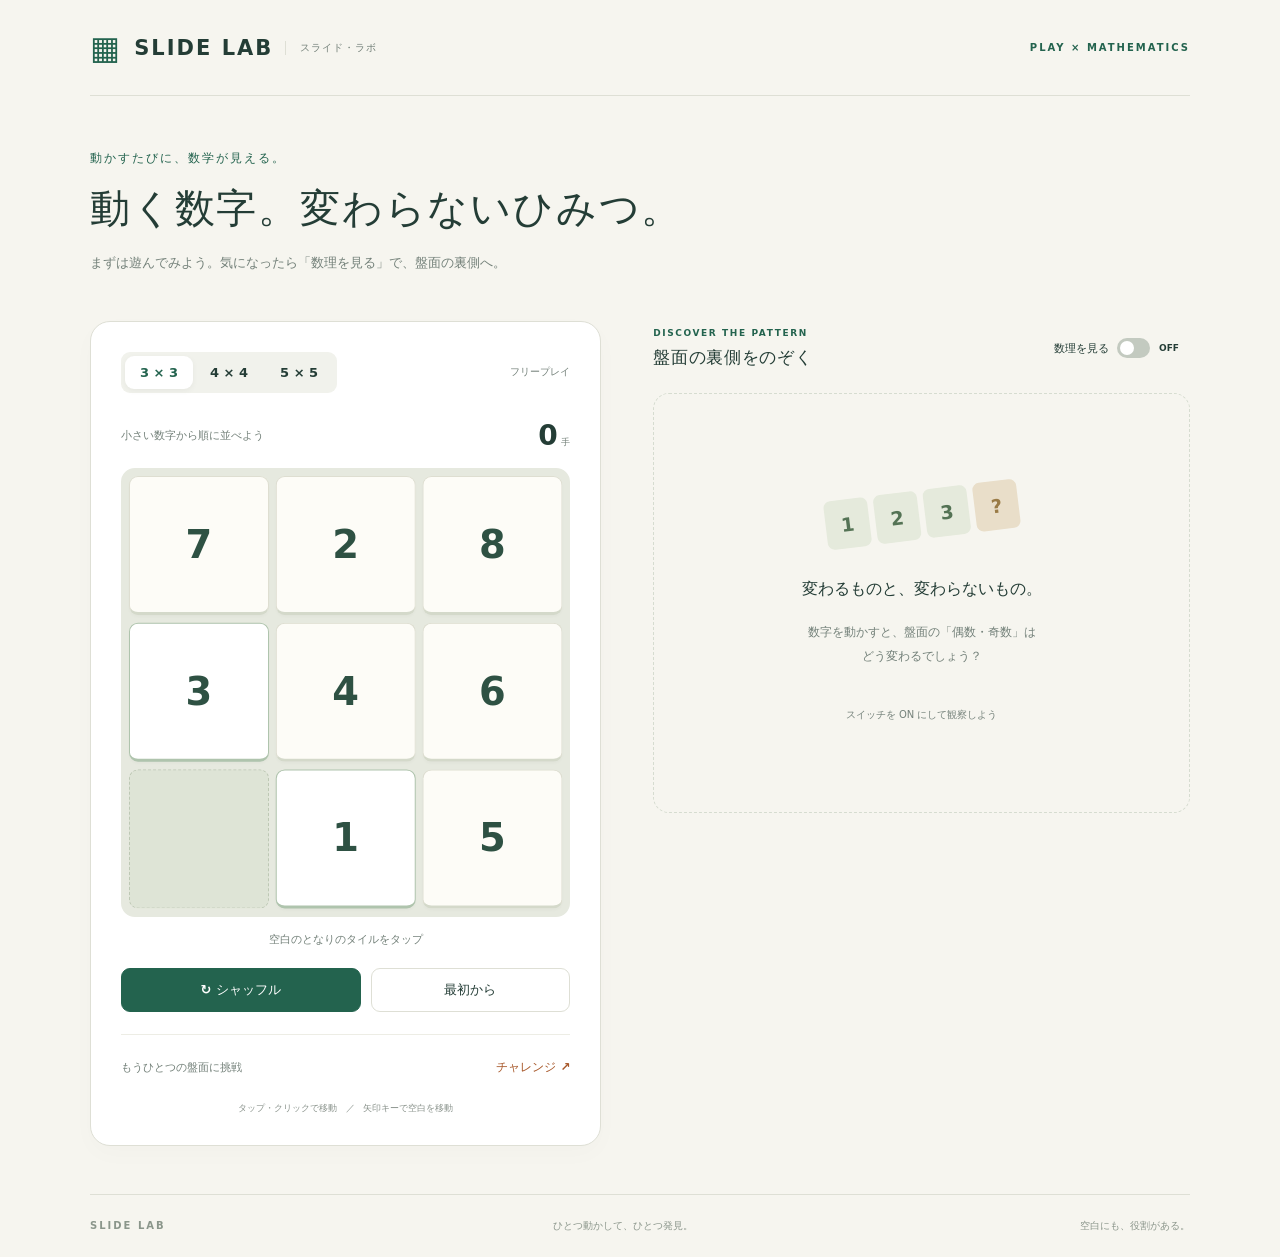
<file: index.html>
<!doctype html>
<html lang="ja">
<head>
  <meta charset="utf-8">
  <meta name="viewport" content="width=device-width, initial-scale=1">
  <meta name="theme-color" content="#f6f5ef">
  <title>SLIDE LAB — 動かして、見つける不変量</title>
  <link rel="stylesheet" href="style.css">
  <script type="module" src="app.mjs"></script>
</head>
<body>
  <main>
    <header class="masthead"><a class="brand" href="./"><span class="brand-icon">▦</span> SLIDE LAB<span class="brand-sub">スライド・ラボ</span></a><span class="edition">PLAY × MATHEMATICS</span></header>
    <section class="intro"><p class="eyebrow">動かすたびに、数学が見える。</p><h1>動く数字。<br class="mobile-break">変わらないひみつ。</h1><p>まずは遊んでみよう。気になったら「数理を見る」で、盤面の裏側へ。</p></section>
    <div class="workspace" id="workspace">
      <section class="game-panel" aria-label="スライドパズル">
        <div class="game-top"><div class="size-select" role="group" aria-label="盤面サイズ"><button data-size="3" aria-pressed="true">3 × 3</button><button data-size="4" aria-pressed="false">4 × 4</button><button data-size="5" aria-pressed="false">5 × 5</button></div><span class="mode-label" id="mode-label">フリープレイ</span></div>
        <div class="board-meta"><span>小さい数字から順に並べよう</span><span><strong id="moves">0</strong> <small>手</small></span></div>
        <div class="board" id="board" role="group" aria-label="パズル盤面"></div>
        <div class="status" id="status" role="status" aria-live="polite" aria-atomic="true"><strong id="clear-title" hidden>CLEAR!</strong><span id="status-message">空白のとなりのタイルをタップ</span></div>
        <div class="actions"><button class="primary" id="shuffle">↻ シャッフル</button><button id="restart">最初から</button></div>
        <div class="challenge-row"><span>もうひとつの盤面に挑戦</span><button id="challenge">チャレンジ <span aria-hidden="true">↗</span></button></div>
        <p class="input-hint">タップ・クリックで移動 <span>／</span> 矢印キーで空白を移動</p>
      </section>
      <section class="math-area" aria-label="盤面の数理">
        <div class="math-toggle-row"><div><p class="eyebrow">DISCOVER THE PATTERN</p><h2>盤面の裏側をのぞく</h2></div><button id="math-toggle" class="toggle" aria-pressed="false" aria-controls="math-content"><span>数理を見る</span><span class="switch" aria-hidden="true"></span><span id="toggle-state">OFF</span></button></div>
        <div id="math-placeholder" class="placeholder"><div class="pattern" aria-hidden="true"><span>1</span><span>2</span><span>3</span><span>?</span></div><h3>変わるものと、変わらないもの。</h3><p>数字を動かすと、盤面の「偶数・奇数」は<br>どう変わるでしょう？</p><p class="placeholder-note">スイッチを ON にして観察しよう</p></div>
        <div id="math-content" hidden>
          <div class="math-note">空白を <strong id="blank-value">9</strong> 番のタイルと考えます。<br>左上から行ごとに読むと、次の置換になります。</div>
          <div id="permutation" class="permutation" aria-label="空白を含む置換"></div>
          <div class="metrics">
            <article class="metric"><div class="metric-title"><span>01</span> 転倒数 <i>I</i></div><div class="metric-value"><strong id="inversions">0</strong><span id="inversions-parity"></span></div><p>左にある数 ＞ 右にある数、となるペアの数</p><div class="transition" id="inversions-change">1手動かして変化を観察</div></article>
            <article class="metric"><div class="metric-title"><span>02</span> 空白の位置 <i>(r, c)</i></div><div class="metric-value"><strong id="position">(3, 3)</strong><span id="position-parity"></span></div><p>左上は (1, 1) · <span id="position-sum">r + c = 6</span></p><div class="transition" id="position-change">行 + 列の偶奇に注目</div></article>
          </div>
          <article class="invariant"><div class="invariant-top"><div><p class="eyebrow">INVARIANT / 不変量</p><h3>P = (I + r + c) mod 2</h3></div><span id="current-parity"></span></div><p id="total-equation"></p><div id="invariant-change" class="invariant-change">動かしても、この偶奇は変わりません。</div></article>
          <div class="goal-compare"><div><span>ゴールの P</span><strong id="goal-parity"></strong></div><span class="compare-sign" id="compare-sign">＝</span><div><span>現在の P</span><strong id="compare-current"></strong></div></div>
          <p id="comparison-note" class="comparison-note"></p>
          <details id="history"><summary>履歴を見る <span>最近の12状態</span></summary><div class="table-scroll"><table><thead><tr><th>手数</th><th>転倒数 I</th><th>空白 (r,c)</th><th>r+c</th><th>I+r+c</th><th>パリティ</th></tr></thead><tbody id="history-body"></tbody></table></div><p class="history-note">下ほど新しい状態です。最後の列を見比べよう。</p></details>
          <details class="explanation"><summary>なぜ変わらない？ <span>3 × 3・4 × 4・5 × 5 共通</span></summary><div class="explanation-body"><p>空白も n² 番のタイルと考えると、1回の合法手は<strong>空白と隣接タイルの1回の交換</strong>です。置換の偶奇、つまり転倒数 I の偶奇は必ず反転します。</p><p>同時に、空白は上下左右に1マス移動するため、<strong>r + c の偶奇も必ず反転</strong>します。</p><div class="proof">偶 + 偶 ↔ 奇 + 奇 → 和はずっと偶数<br>偶 + 奇 ↔ 奇 + 偶 → 和はずっと奇数</div><p>2つが一緒に反転するので、<strong>(I + r + c) mod 2 は不変</strong>です。盤面の大きさに関係なく成り立ちます。</p><p>ゴールでは I = 0、r + c = 2n なので P = 0（偶数）。ゴールと P が違う盤面は、合法手だけではゴールにたどり着けません。</p><p class="history-note">mod 2 は「2で割った余り」。0 が偶数、1 が奇数を表します。</p></div></details>
        </div>
      </section>
    </div>
    <footer><span>SLIDE LAB</span><p>ひとつ動かして、ひとつ発見。</p><span>空白にも、役割がある。</span></footer>
  </main>
</body>
</html>
</file>
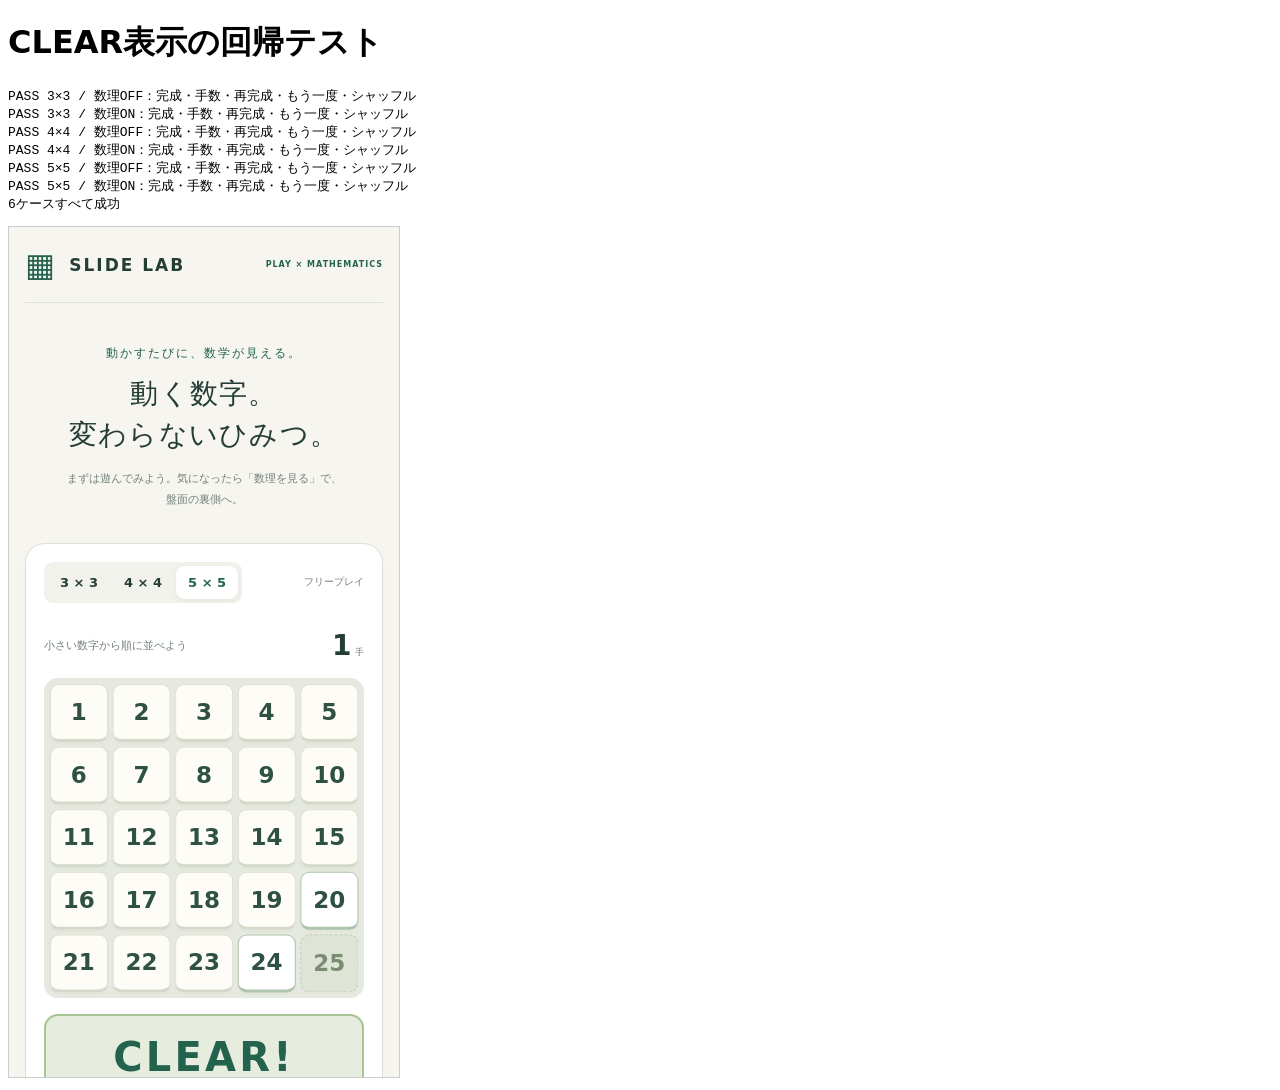
<file: tests/clear.html>
<!doctype html>
<html lang="ja">
<meta charset="utf-8">
<title>CLEAR表示の回帰テスト</title>
<style>body{font-family:system-ui}iframe{width:390px;height:850px;border:1px solid #ccc}pre{white-space:pre-wrap}</style>
<h1>CLEAR表示の回帰テスト</h1>
<pre id="results">実行中…</pre>
<iframe title="実際のアプリで完成表示を検証"></iframe>
<script type="module">
  const output = document.querySelector('#results');
  const frame = document.querySelector('iframe');
  const base = new URL('../', location.href);
  const assert = (condition, message) => { if (!condition) throw new Error(message); };
  try {
    const html = await (await fetch(new URL('index.html', base))).text();
    const imports = { [new URL('logic.mjs', base).href]: new URL('tests/clear-fixture.mjs', base).href };
    const loaded = new Promise(resolve => frame.addEventListener('load', resolve, { once: true }));
    // Execute the unchanged application with a deterministic starting board.
    frame.srcdoc = html.replace('<head>', `<head><base href="${base}"><script type="importmap">${JSON.stringify({ imports })}<\/script>`);
    await loaded;
    const doc = frame.contentDocument;
    const $ = id => doc.getElementById(id);
    const results = [];
    for (const n of [3, 4, 5]) {
      for (const mathOn of [false, true]) {
        doc.querySelector(`[data-size="${n}"]`).click();
        if (($('math-toggle').getAttribute('aria-pressed') === 'true') !== mathOn) $('math-toggle').click();
        assert($('clear-title').hidden, '未完成でCLEARを表示しない');
        assert($('moves').textContent === '0', '開始時は0手');
        $('tile-1').click();
        assert($('moves').textContent === '0', '無効な移動は数えない');
        $(`tile-${n * n - 1}`).click();
        assert(!$('clear-title').hidden && $('status').classList.contains('clear'), '完成直後にCLEARを表示');
        assert($('clear-title').textContent === 'CLEAR!', 'CLEARの文言');
        assert($('status-message').textContent === 'おめでとう！ 1手で完成しました', '完成手数を表示');
        assert($('restart').textContent === 'もう一度', '再プレイを案内');
        assert(parseFloat(frame.contentWindow.getComputedStyle($('clear-title')).fontSize) >= 40, 'CLEARは40px以上');
        if (mathOn) {
          assert($('inversions').textContent === '0', 'ゴールの転倒数は0');
          assert($('position').textContent === `(${n}, ${n})`, '空白は右下');
          assert($('current-parity').textContent === '偶数', 'ゴールの不変量は偶数');
        }
        // Moving away hides the banner, and completing again updates the count.
        $(`tile-${n * n - 1}`).click();
        assert($('clear-title').hidden, '完成形から移動するとCLEARを消す');
        $(`tile-${n * n - 1}`).click();
        assert($('status-message').textContent.includes('3手'), '再完成時の手数を更新');
        $('restart').click();
        assert($('clear-title').hidden && $('moves').textContent === '0', 'もう一度で初期状態に戻す');
        $(`tile-${n * n - 1}`).click();
        $('shuffle').click();
        assert($('clear-title').hidden && $('moves').textContent === '0', 'シャッフルで再プレイ');
        results.push(`PASS ${n}×${n} / 数理${mathOn ? 'ON' : 'OFF'}：完成・手数・再完成・もう一度・シャッフル`);
      }
    }
    // Leave a completed 5×5 visible for visual inspection.
    $('tile-24').click();
    output.textContent = results.join('\n') + '\n6ケースすべて成功';
  } catch (error) {
    output.textContent = `FAIL: ${error.stack}`;
    throw error;
  }
</script>
</html>
</file>
<file: style.css>
:root {
  font-family:Inter,"Hiragino Kaku Gothic ProN","Noto Sans JP",system-ui,sans-serif;
  color:#243d36;
  background:#f6f5ef;
  font-synthesis:none;
  --green:#23634e;
  --muted:#738079;
  --line:#dedfd5;
  --orange:#a75729;
}
* {
  box-sizing:border-box;
}
body {
  margin:0;
}
button,a,summary {
  -webkit-tap-highlight-color:transparent;
}
button {
  font:inherit;
  cursor:pointer;
  color:inherit;
  border:1px solid var(--line);
  border-radius:9px;
  background:#fff;
  padding:12px 18px;
  touch-action:manipulation;
}
button:hover {
  background:#edf2e9;
}
button:focus-visible,a:focus-visible,summary:focus-visible {
  outline:3px solid #d88041;
  outline-offset:4px;
}
main {
  max-width:1180px;
  margin:auto;
  padding:0 40px;
}
.masthead {
  height:96px;
  display:flex;
  align-items:center;
  justify-content:space-between;
  border-bottom:1px solid var(--line);
}
.brand {
  text-decoration:none;
  color:inherit;
  font-weight:850;
  letter-spacing:2px;
  font-size:21px;
  display:flex;
  align-items:center;
  gap:12px;
}
.brand-icon {
  font-size:32px;
  color:var(--green);
}
.brand-sub {
  font-size:10px;
  letter-spacing:1px;
  color:var(--muted);
  font-weight:500;
  border-left:1px solid var(--line);
  padding-left:14px;
}
.edition,.eyebrow {
  font-size:10px;
  letter-spacing:2px;
  font-weight:700;
  color:var(--green);
}
.intro {
  padding:42px 0 32px;
}
.intro .eyebrow {
  letter-spacing:2px;
  font-size:12px;
}
.intro h1 {
  font-size:clamp(27px,3.4vw,40px);
  letter-spacing:.045em;
  margin:10px 0 14px;
  line-height:1.45;
}
.intro>p:last-child {
  font-size:13px;
  color:var(--muted);
  line-height:1.9;
}
.mobile-break {
  display:none;
}
.workspace {
  display:grid;
  grid-template-columns: minmax(0,1fr) minmax(0,1.05fr);
  gap:40px;
  align-items:start;
}
.game-panel {
  background:#fff;
  border:1px solid var(--line);
  border-radius:20px;
  padding:26px;
  box-shadow:0 8px 24px #29413305;
}
.game-top {
  display:flex;
  align-items:center;
  justify-content:space-between;
  gap:8px;
}
.size-select {
  display:flex;
  background:#f1f2ec;
  border-radius:9px;
  padding:4px;
  gap:2px;
}
.size-select button {
  border:0;
  background:transparent;
  padding:9px 15px;
  font-size:13px;
  font-weight:700;
}
.size-select button[aria-pressed=true] {
  background:#fff;
  color:var(--green);
  box-shadow:0 2px 6px #0000000c;
}
.mode-label {
  font-size:10px;
  color:var(--muted);
}
.board-meta {
  display:flex;
  align-items:center;
  justify-content:space-between;
  margin:26px 0 16px;
  font-size:11px;
  color:var(--muted);
}
.board-meta strong {
  font-size:28px;
  font-weight:650;
  color:#243d36;
  font-variant-numeric:tabular-nums;
}
.board {
  position:relative;
  width:100%;
  aspect-ratio:1;
  background:#e6e9df;
  border:8px solid #e6e9df;
  border-radius:14px;
  --n:3;
  --gap:7px;
}
.tile {
  position:absolute;
  left:0;
  top:0;
  width:calc((100% - (var(--n) - 1)*var(--gap))/var(--n));
  height:calc((100% - (var(--n) - 1)*var(--gap))/var(--n));
  transform:translate(calc(var(--x)*(100% + var(--gap))),calc(var(--y)*(100% + var(--gap))));
  display:flex;
  align-items:center;
  justify-content:center;
  padding:0;
  font-size:clamp(24px,3vw,40px);
  font-weight:650;
  border:1px solid #deded1;
  border-bottom:3px solid #d4d9ca;
  border-radius:9px;
  background:#fdfcf7;
  color:#2e5143;
  box-shadow:0 2px 3px #203a2b06;
  transition:transform .16s ease,background .15s,border-color .15s;
  user-select:none;
}
.tile[data-movable=true] {
  background:#fff;
  border-color:#afc4ad;
}
.tile[data-movable=true]:hover {
  background:#eef5e8;
}
.tile[data-movable=false] {
  cursor:default;
}
.tile.blank {
  background:#d8dfce88;
  border:1px dashed #bdc8b4;
  box-shadow:none;
  color:#7a8d71;
  font-size:12px;
  pointer-events:none;
}
.tile.blank .blank-number {
  display:none;
}
.math-on .tile.blank .blank-number {
  display:inline;
}
.board[data-size="5"] .tile {
  font-size:clamp(21px,2.3vw,30px);
}
.board[data-size="4"] .tile {
  font-size:clamp(24px,2.6vw,34px);
}
.status {
  text-align:center;
  min-height:41px;
  padding:15px 0 8px;
  font-size:11px;
  color:var(--muted);
}
.status.clear {
  margin-top:16px;
  padding:18px 10px;
  border:2px solid #a7c497;
  border-radius:14px;
  background:#e6edde;
  color:var(--green);
  animation:clear-appear .25s ease-out;
}
#clear-title {
  display:block;
  font-size:clamp(40px,6vw,56px);
  font-weight:900;
  letter-spacing:.08em;
  line-height:1.15;
}
.status.clear #status-message {
  display:block;
  margin-top:10px;
  font-size:clamp(12px,2vw,15px);
  font-weight:650;
  line-height:1.7;
}
@keyframes clear-appear {
  from { opacity:0; transform:translateY(5px); }
  to { opacity:1; transform:translateY(0); }
}
.actions {
  display:grid;
  grid-template-columns:1.2fr 1fr;
  gap:10px;
  margin-top:10px;
}
.actions button {
  font-size:13px;
  font-weight:650;
}
.primary {
  background:var(--green);
  color:white;
  border-color:var(--green);
}
.primary:hover {
  background:#194a3a;
}
.challenge-row {
  display:flex;
  align-items:center;
  justify-content:space-between;
  border-top:1px solid #ededE5;
  margin-top:22px;
  padding-top:16px;
}
.challenge-row>span {
  font-size:11px;
  color:var(--muted);
}
.challenge-row button {
  border:0;
  padding:8px 0 8px 12px;
  font-size:12px;
  color:var(--orange);
  font-weight:700;
}
.input-hint {
  font-size:9px;
  text-align:center;
  color:#88918a;
  margin:18px 0 0;
}
.input-hint span {
  padding:0 6px;
}
.math-area {
  padding-top:7px;
}
.math-toggle-row {
  display:flex;
  align-items:center;
  justify-content:space-between;
  gap:12px;
  margin-bottom:24px;
}
.math-toggle-row .eyebrow {
  font-size:9px;
  letter-spacing:1.6px;
  margin:0 0 8px;
}
.math-toggle-row h2 {
  font-size:17px;
  letter-spacing:.04em;
  margin:0;
}
.toggle {
  display:flex;
  align-items:center;
  gap:8px;
  padding:10px;
  font-size:11px;
  background:transparent;
  border:0;
  white-space:nowrap;
}
.switch {
  width:33px;
  height:20px;
  background:#c3cac0;
  border-radius:20px;
  padding:3px;
  display:inline-block;
}
.switch:before {
  content:"";
  display:block;
  width:14px;
  height:14px;
  border-radius:50%;
  background:white;
  transition:transform .2s;
}
.toggle[aria-pressed=true] .switch {
  background:var(--green);
}
.toggle[aria-pressed=true] .switch:before {
  transform:translateX(13px);
}
#toggle-state {
  font-size:9px;
  width:22px;
  font-weight:700;
}
.placeholder {
  border:1px dashed #d6dcd0;
  border-radius:16px;
  min-height:420px;
  display:flex;
  flex-direction:column;
  justify-content:center;
  align-items:center;
  text-align:center;
  padding:25px;
}
.pattern {
  display:flex;
  gap:6px;
  transform:rotate(-7deg);
  margin:20px;
}
.pattern span {
  display:grid;
  place-items:center;
  width:44px;
  height:49px;
  border-radius:7px;
  background:#e5eadc;
  color:#547355;
  font-size:19px;
  font-weight:600;
}
.pattern span:last-child {
  background:#e9dec9;
  color:#9a7b46;
}
.placeholder h3 {
  font-size:16px;
  margin:20px 0 8px;
}
.placeholder p {
  font-size:12px;
  color:var(--muted);
  line-height:2;
}
.placeholder .placeholder-note {
  font-size:10px;
  margin-top:25px;
}
.math-note {
  font-size:11px;
  line-height:1.9;
  color:var(--muted);
}
.permutation {
  display:flex;
  flex-wrap:wrap;
  gap:4px;
  margin:12px 0 18px;
}
.permutation span {
  min-width:23px;
  padding:5px 4px;
  text-align:center;
  font-size:11px;
  border-radius:4px;
  background:#e9ece3;
  font-variant-numeric:tabular-nums;
}
.permutation .blank-chip {
  background:#d4e2c7;
  border:1px dashed #87a275;
  padding:4px 3px;
}
.metrics {
  display:grid;
  grid-template-columns:1fr 1fr;
  gap:12px;
}
.metric {
  border:1px solid var(--line);
  border-radius:12px;
  padding:16px 13px;
  background:#ffffff88;
}
.metric-title {
  font-size:12px;
  font-weight:700;
}
.metric-title>span {
  font-size:9px;
  color:#8f9e8f;
  margin-right:7px;
}
.metric-value {
  display:flex;
  align-items:center;
  justify-content:space-between;
  gap:8px;
  margin:16px 0 10px;
}
.metric-value>strong {
  font-size:29px;
  line-height:1.2;
  font-variant-numeric:tabular-nums;
  font-weight:600;
  white-space:nowrap;
}
.metric p {
  font-size:9px;
  color:var(--muted);
  min-height:27px;
  line-height:1.6;
  margin:0;
}
.badge {
  display:inline-flex;
  align-items:center;
  gap:5px;
  font-size:11px;
  font-weight:750;
  white-space:nowrap;
  padding:5px 8px;
  border-radius:6px;
}
.badge.even {
  background:#e1ebda;
  color:#365f36;
}
.badge.odd {
  background:#f5e4d6;
  color:#974b24;
}
.badge.even:before {
  content:"●";
  font-size:9px;
}
.badge.odd:before {
  content:"◆";
  font-size:9px;
}
.transition {
  font-size:10px;
  border-top:1px solid var(--line);
  margin-top:10px;
  padding-top:10px;
  color:#6c7f6f;
  min-height:27px;
}
.invariant {
  background:#e6edde;
  border:1px solid #d1dfc4;
  border-radius:12px;
  margin-top:13px;
  padding:18px;
}
.invariant-top {
  display:flex;
  align-items:center;
  justify-content:space-between;
  gap:10px;
}
.invariant .eyebrow {
  font-size:9px;
  letter-spacing:1.5px;
  margin:0 0 8px;
}
.invariant h3 {
  font-size:18px;
  font-weight:600;
  margin:0;
}
.invariant .badge {
  background:#fff9;
}
.invariant>p {
  font-size:12px;
  margin:12px 0;
  color:#607255;
}
.invariant-change {
  border-top:1px solid #cbd8be;
  padding-top:10px;
  font-size:12px;
  font-weight:650;
}
.goal-compare {
  display:flex;
  justify-content:center;
  align-items:center;
  gap:24px;
  margin:19px 0 7px;
}
.goal-compare>div {
  display:flex;
  align-items:center;
  gap:10px;
}
.goal-compare>div>span {
  font-size:10px;
  color:var(--muted);
}
.compare-sign {
  color:#778875;
}
.comparison-note {
  font-size:10px;
  line-height:1.8;
  text-align:center;
  color:var(--muted);
  margin:0 0 20px;
}
.comparison-note.different {
  color:var(--orange);
}
details {
  border-top:1px solid var(--line);
}
summary {
  cursor:pointer;
  font-size:12px;
  padding:16px 0;
  font-weight:650;
}
summary>span {
  float:right;
  font-size:9px;
  font-weight:400;
  color:var(--muted);
  padding-top:2px;
}
.table-scroll {
  overflow-x:auto;
}
table {
  width:100%;
  border-collapse:collapse;
  white-space:nowrap;
  font-size:10px;
  font-variant-numeric:tabular-nums;
  text-align:center;
}
th {
  font-weight:500;
  color:var(--muted);
  padding:10px 5px;
  background:#e9ece3;
}
td {
  padding:8px 5px;
  border-bottom:1px solid #e3e7dc;
}
td:last-child {
  background:#e7eddf;
}
td .badge {
  padding:3px 5px;
  font-size:9px;
}
tbody tr:last-child {
  font-weight:750;
  background:#ffffff;
}
.history-note {
  font-size:10px;
  color:var(--muted);
  line-height:1.8;
}
.explanation-body {
  font-size:12px;
  line-height:1.95;
  padding-bottom:16px;
}
.explanation-body p {
  margin:0 0 12px;
}
.proof {
  padding:13px;
  background:#e9ece3;
  border-radius:8px;
  margin:12px 0;
  font-size:11px;
}
footer {
  border-top:1px solid var(--line);
  margin:48px 0 0;
  padding:24px 0;
  display:flex;
  justify-content:space-between;
  align-items:center;
  color:#8b968b;
  font-size:10px;
}
footer>span:first-child {
  letter-spacing:2px;
  font-weight:750;
}
footer p {
  margin:0;
}
.flash {
  animation:flash .65s ease-out;
}
@keyframes flash {
  0% {
    background:#f1d5a5;
  }
  100% {
    background:transparent;
  }
}
[hidden] {
  display:none!important;
}
@media(min-width:1000px) {
  .workspace {
    gap:52px;
  }
  .game-panel {
    padding:30px;
  }
}
@media(max-width:800px) {
  main {
    padding:0 24px;
  }
  .workspace {
    gap:25px;
    grid-template-columns:1fr;
    max-width:520px;
    margin:auto;
  }
  .intro {
    text-align:center;
    padding-top:30px;
  }
  .masthead {
    height:76px;
  }
  .edition {
    font-size:8px;
  }
  .brand-sub {
    display:none;
  }
  .math-area {
    padding-top:10px;
  }
  .placeholder {
    min-height:230px;
  }
  .pattern {
    margin:10px;
  }
  .placeholder h3 {
    margin:10px 0 0;
  }
  .placeholder .placeholder-note {
    margin:8px 0;
  }
  .tile {
    font-size:38px;
  }
  .board[data-size="5"] .tile {
    font-size:27px;
  }
  .board[data-size="4"] .tile {
    font-size:32px;
  }
}
@media(max-width:430px) {
  main {
    padding:0 16px;
  }
  .brand {
    font-size:17px;
  }
  .edition {
    letter-spacing:1px;
  }
  .intro h1 {
    font-size:28px;
  }
  .mobile-break {
    display:block;
  }
  .intro>p:last-child {
    font-size:11px;
    max-width:280px;
    margin:0 auto;
  }
  .game-panel {
    padding:18px;
  }
  .size-select button {
    padding:9px 12px;
  }
  .math-toggle-row h2 {
    font-size:15px;
  }
  .math-toggle-row {
    gap:4px;
  }
  .toggle {
    gap:5px;
    padding:7px 0;
  }
  .metric {
    padding:13px 10px;
  }
  .metric-value>strong {
    font-size:25px;
  }
  .badge {
    font-size:10px;
    padding:5px 6px;
  }
  .invariant h3 {
    font-size:16px;
  }
  footer>span:last-child {
    display:none;
  }
  .goal-compare {
    gap:14px;
  }
  .board {
    --gap:5px;
    border-width:6px;
  }
  .tile {
    font-size:32px;
  }
  .board[data-size="5"] .tile {
    font-size:23px;
  }
}
@media(prefers-reduced-motion:reduce) {
  *,*:before {
    animation:none!important;
    transition:none!important;
  }
}
</file>
